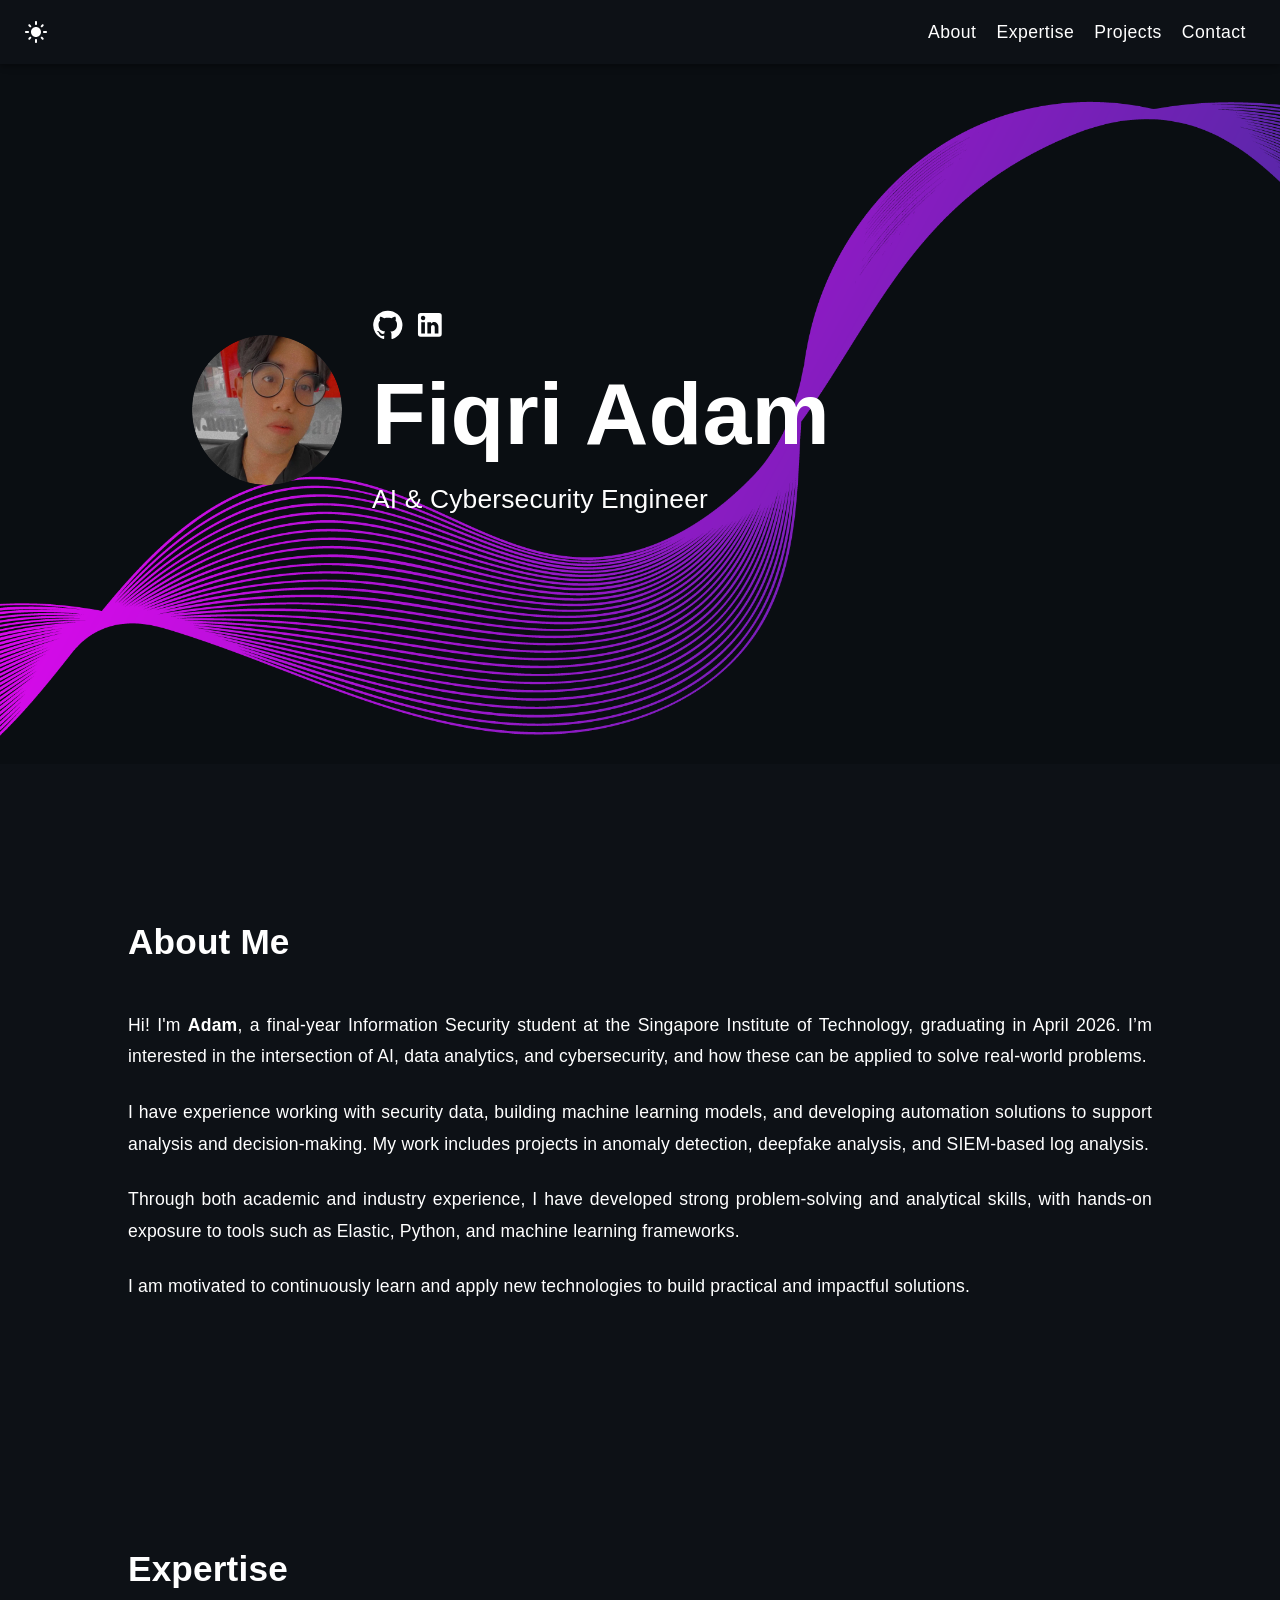
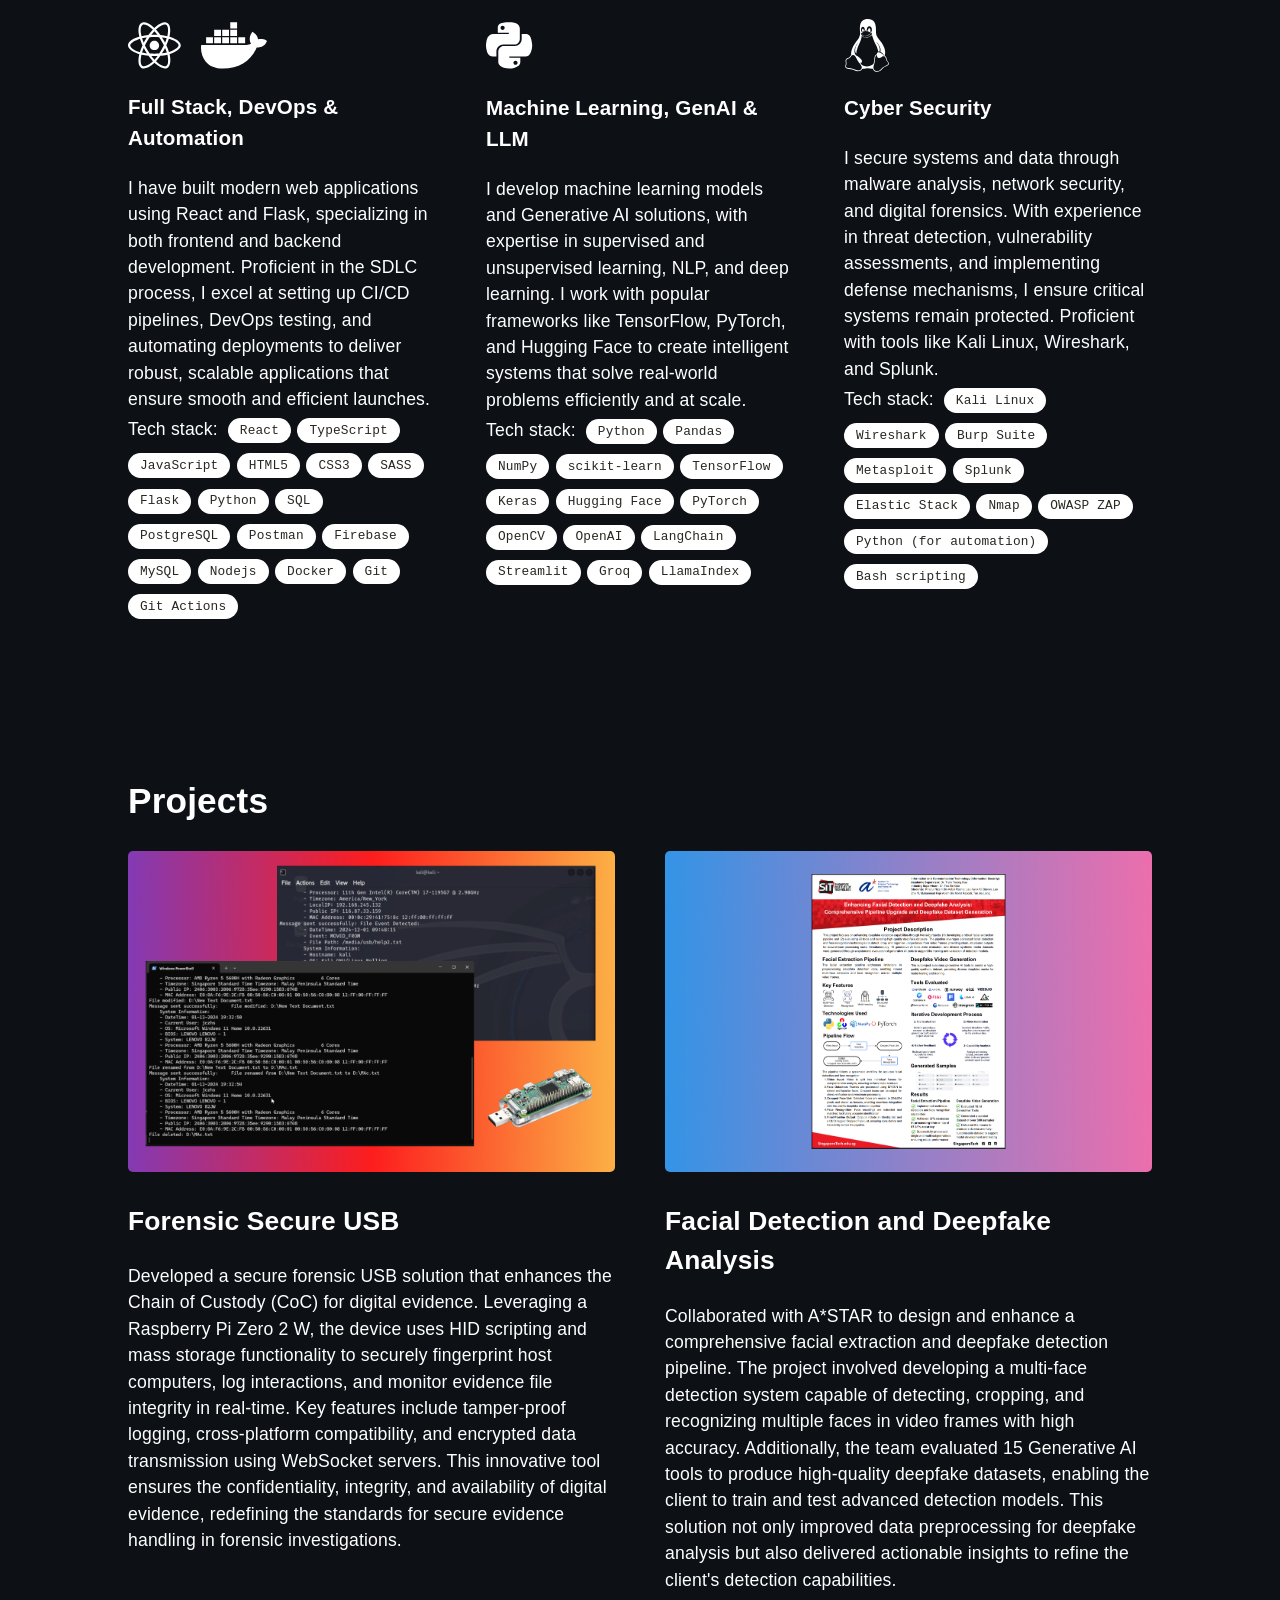
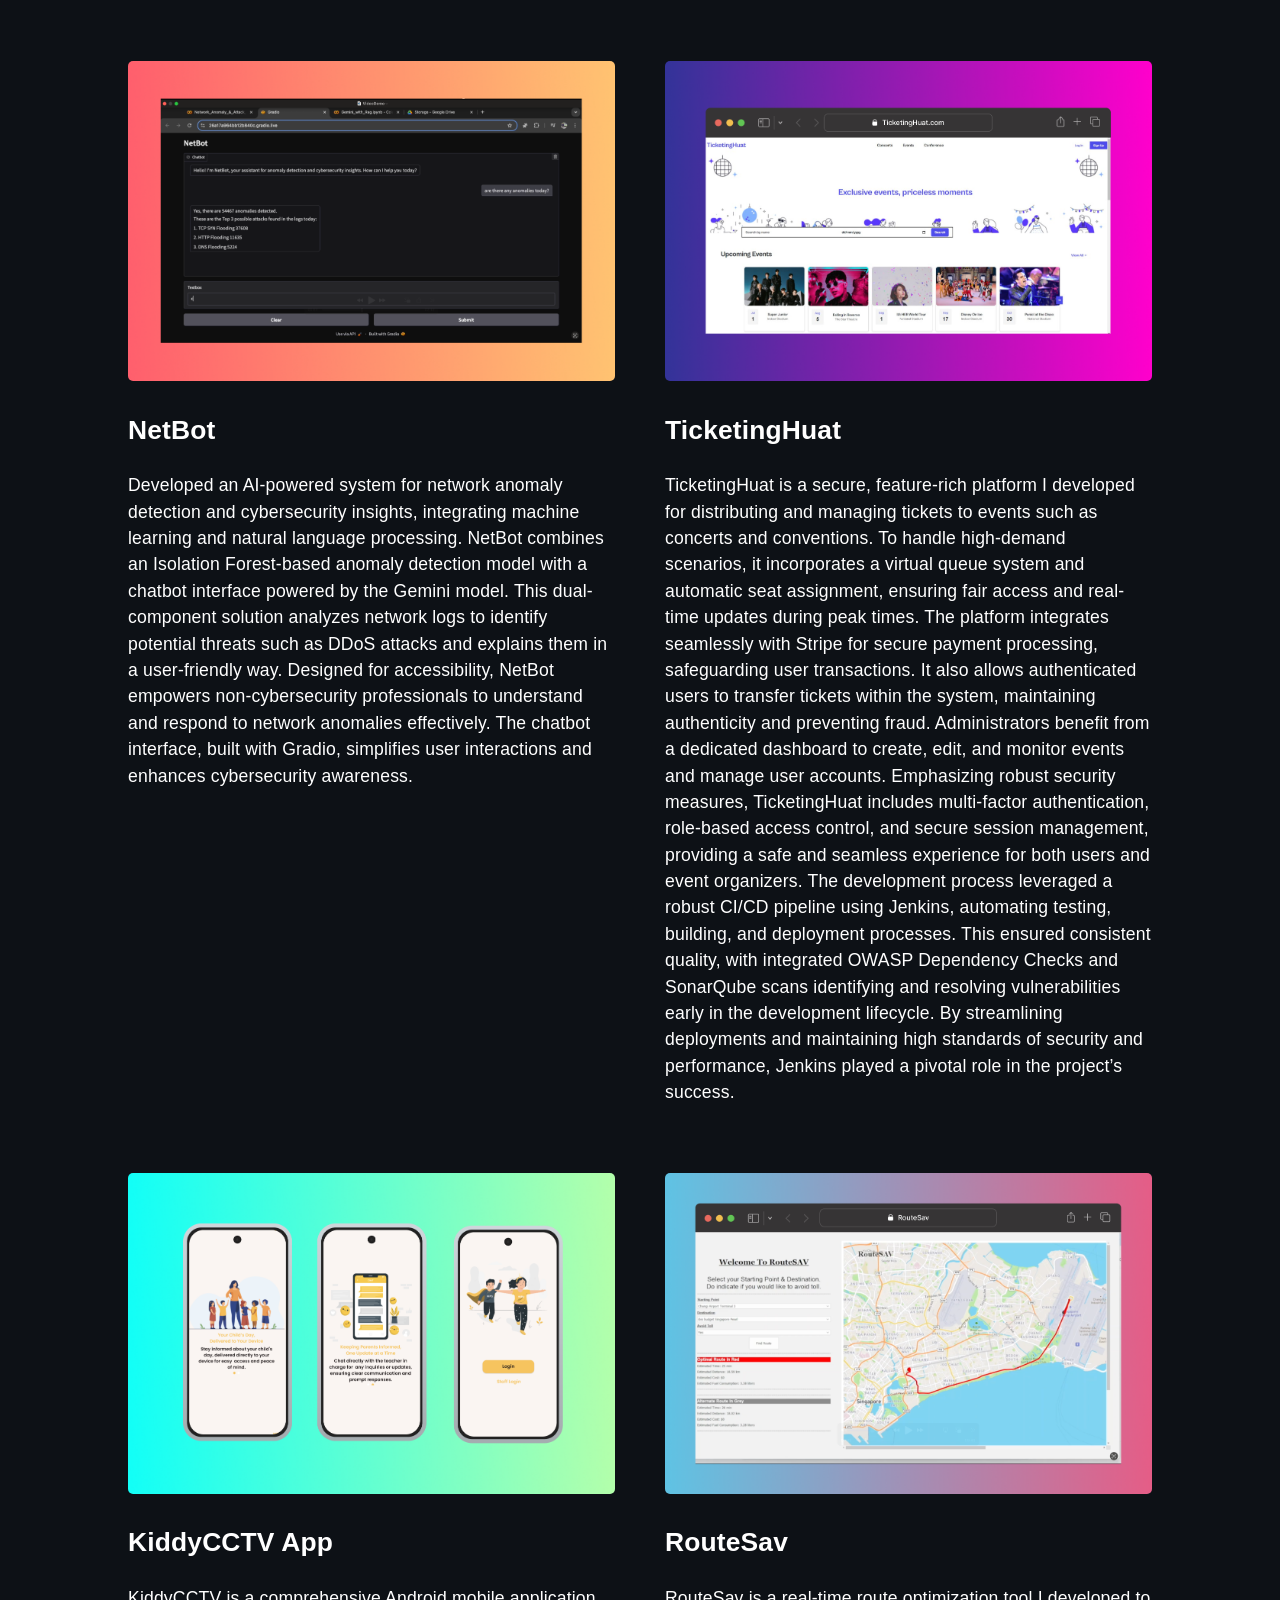
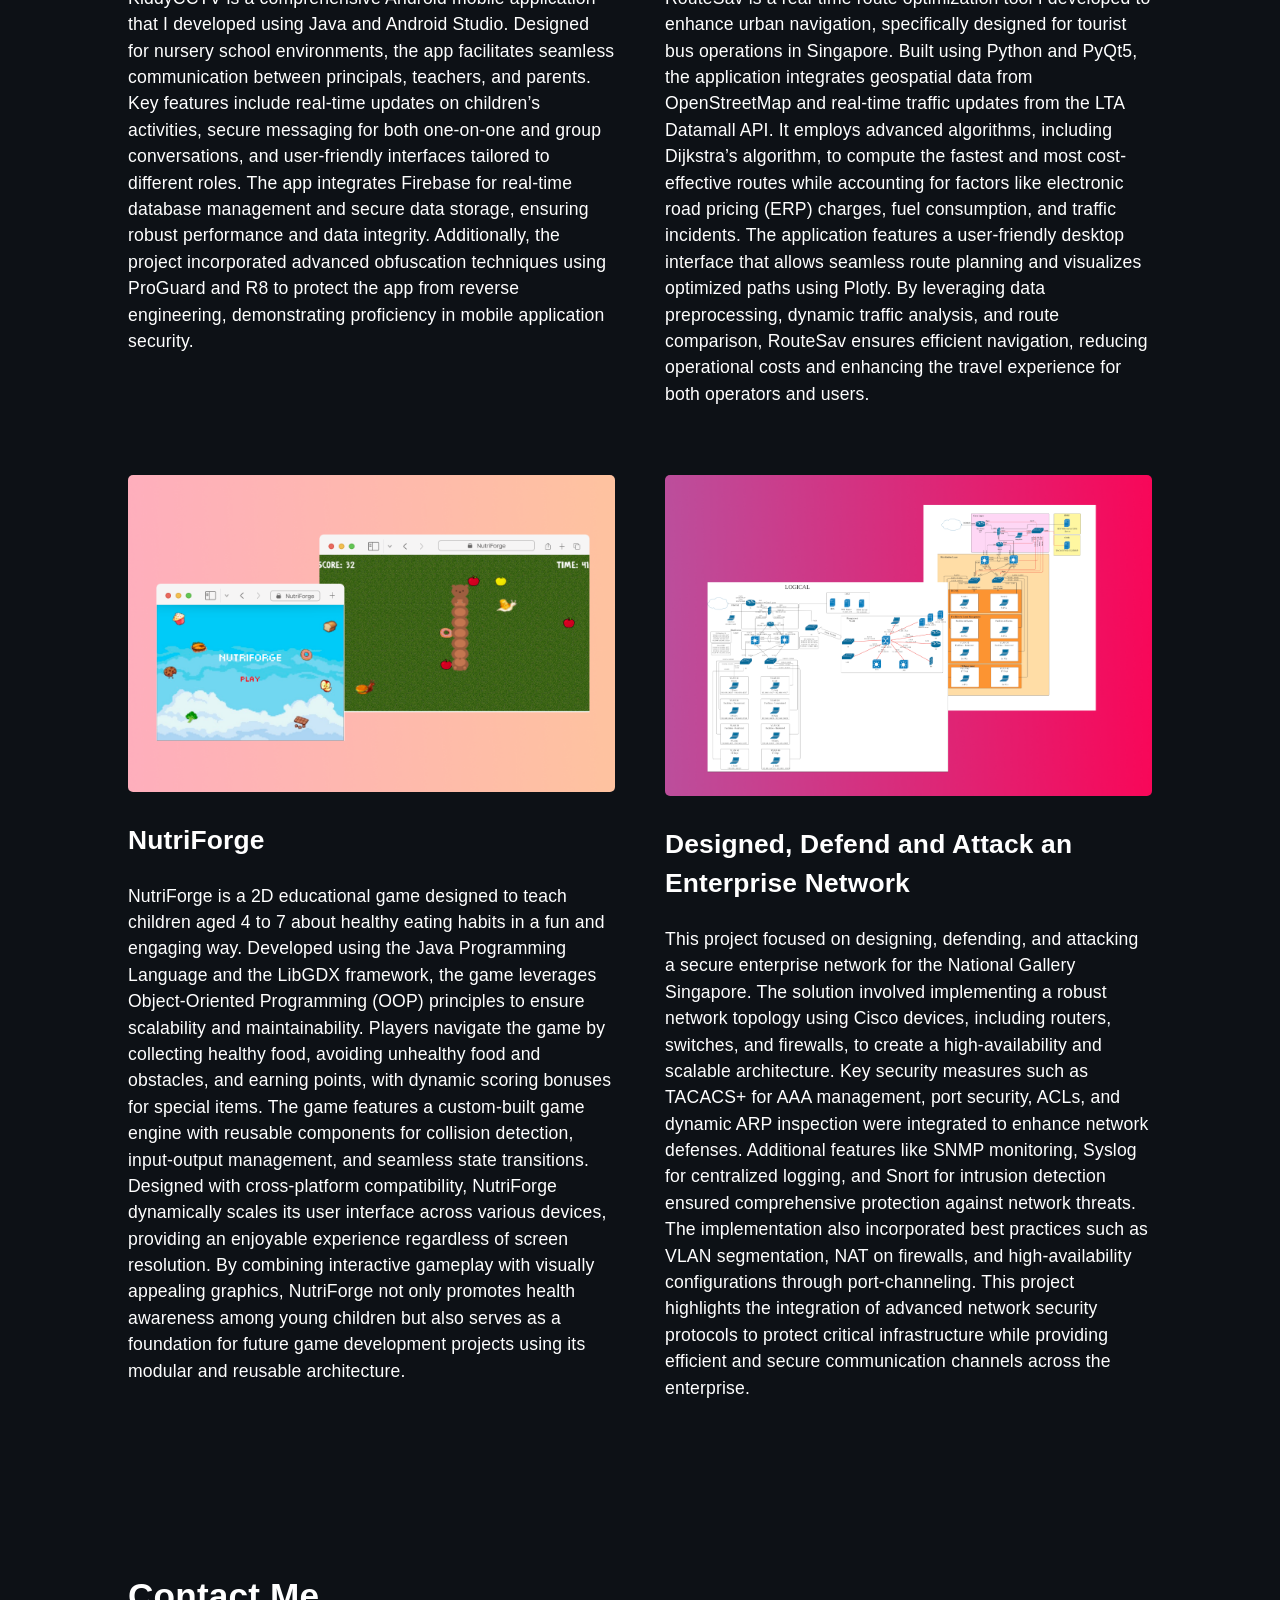
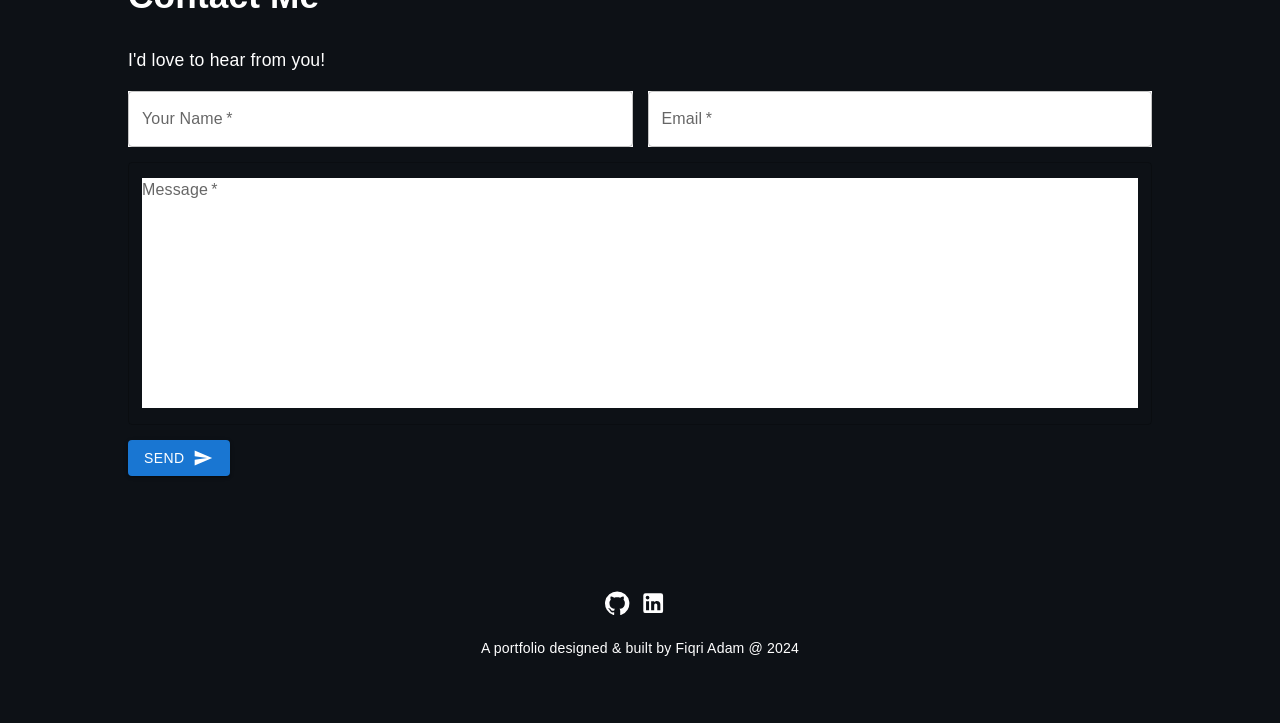
<file: index.html>
<!doctype html><html lang="en"><head><meta charset="utf-8"/><link rel="icon" href="/favicon.ico"/><meta name="viewport" content="width=device-width,initial-scale=1"/><meta name="theme-color" content="#000000"/><meta name="description" content="My personal portfolio website."/><link rel="apple-touch-icon" href="/logo192.png"/><link rel="manifest" href="/manifest.json"/><title>Fiqri Adam</title><script defer="defer" src="/static/js/main.755eadfe.js"></script><link href="/static/css/main.9e5e172f.css" rel="stylesheet"></head><body><noscript>You need to enable JavaScript to run this app.</noscript><div id="root"></div></body></html>
</file>
<file: static/css/main.9e5e172f.css>
body{-webkit-font-smoothing:antialiased;-moz-osx-font-smoothing:grayscale;font-family:-apple-system,BlinkMacSystemFont,Segoe UI,Roboto,Oxygen,Ubuntu,Cantarell,Fira Sans,Droid Sans,Helvetica Neue,sans-serif;font-size:1.1rem!important;margin:0}code{font-family:source-code-pro,Menlo,Monaco,Consolas,Courier New,monospace!important;font-size:1rem!important}.main-container{background-color:#0d1116;position:relative}a{text-decoration:none}a:hover{color:#5000ca;transition:color .15s ease-in-out,background-color .15s ease-in-out,border-color .15s ease-in-out}a,button,h1,h2,h3,h4,h5,label,p{color:#fff;font-family:Lato,sans-serif}.navigation-bar{background-color:#0d1116;justify-content:space-between}.navigation-bar button{font-family:Lato,sans-serif;font-size:1.1rem;padding:6px 10px;text-transform:none}.navigation-bar svg{cursor:pointer}.navigation-bar-responsive p,.navigation-bar-responsive span{color:#0d1116;font-family:Lato,sans-serif}.container{align-items:center;display:flex;flex-direction:column;justify-content:center;margin-top:64px;width:100%}.header-image,.header-image img{height:450px;width:100%}.header-image img{object-fit:cover}.mobile-menu-top{align-items:center;font-weight:700;gap:5px}.items-container,.mobile-menu-top{display:flex;justify-content:center}.items-container{flex-direction:column;padding:5% 10%;text-align:left}.light-mode,.light-mode .navigation-bar{background-color:#f8f9fa}.light-mode a,.light-mode button,.light-mode h1,.light-mode h2,.light-mode h3,.light-mode h4,.light-mode h5,.light-mode label,.light-mode p{color:#0d1116}.light-mode a:hover{color:#5000ca;transition:color .15s ease-in-out,background-color .15s ease-in-out,border-color .15s ease-in-out}.light-mode .navigation-bar svg{color:#0d1116}.light-mode .about-section{background-image:url(/static/media/bg-light.bac0efb485244a522981.png)}.light-mode .skills-container svg{color:#0d1116}.light-mode .chip{box-shadow:0 3px 1px -2px #0003,0 2px 2px 0 #00000024,0 1px 5px 0 #0000001f}.light-mode .chip,.light-mode .vertical-timeline:before{background-color:#00000014}.light-mode .vertical-timeline--animate .vertical-timeline-element-content.bounce-in{box-shadow:0 3px 1px -2px #0003,0 2px 2px 0 #00000024,0 1px 5px 0 #0000001f}.light-mode .vertical-timeline--two-columns .vertical-timeline-element-content .vertical-timeline-element-date{color:gray}.light-mode .vertical-timeline-element-content-arrow{border-right:7px solid #00000014!important}.light-mode .flex-chips .chip-title{color:#0d1116}@media screen and (max-width:768px){.items-container{padding:5%}}footer{padding-bottom:50px;padding-top:50px;text-align:center}footer svg{height:1.1em!important;margin-right:10px;width:1.1em!important}footer p{font-size:.8em}.dark-mode .about-section{background-color:#0003}.about-section{align-items:center;background-attachment:fixed;background-image:url(/static/media/bg-dark.f420c6b8458af72de935.png);background-position:50%;background-repeat:no-repeat;background-size:cover;display:flex;gap:30px;justify-content:flex-start;min-height:700px;padding:0 15%;width:100%}.about-section .content{text-align:left;z-index:2}.about-section .content .social_icons{color:#fff;display:flex;flex-direction:row;gap:10px}.about-section .content .social_icons svg{font-size:1.8em}.about-section .content .mobile_social_icons{display:none}.about-section .content p{font-size:1.5em;margin-block-end:0;margin-block-start:0}.about-section .content h1{font-size:5em;margin-block-end:0;margin-block-start:0}.about-section .image-wrapper{z-index:2}.about-section .image-wrapper img{border-radius:50%;width:150px}.about p{padding-bottom:30%;padding-top:30%;text-align:center}@media screen and (max-width:567px){.nav-left{float:left;padding-top:20px}.nav-left img{height:35px}.nav-right{float:right}.nav-right li{color:#fff;font-size:13px;list-style:none;padding:10px 15px;width:10%}.nav-right ul{list-style-type:none;margin:0;padding:0}body{width:100%}.about{font-size:12px;padding-left:5%;padding-right:5%}}@media screen and (max-width:768px){.about-section h1{font-size:4em!important;text-align:left}.about-section p{text-align:left}.container{display:inline;display:initial}.social_icons{display:none!important}.mobile_social_icons{color:#fff;display:flex!important;flex-direction:row;gap:10px;padding-top:10px}.mobile_social_icons svg{font-size:1.8em}.about-section{display:block;padding-left:0;padding-right:0;padding-top:150px}.about-section .content{padding-bottom:5%;padding-left:5%;padding-right:5%;width:90%}.about-section .image-wrapper{padding-left:5%;width:100%}}.about-container{display:flex;flex-direction:column;padding:5% 10%;text-align:left}.about-container svg{color:#fff}.about-container .about-grid{grid-gap:50px;display:flex;grid-template-columns:repeat(3,1fr)}.about-container .about-grid .about-content{align-items:center;text-align:justify}.about-container .about-grid .about-content p{line-height:1.8;margin-bottom:1.5rem;text-align:justify}@media screen and (max-width:768px){.skills-container{display:block;padding-left:5%;padding-right:5%}.about-container .about-grid{display:inline;display:initial}.about-container .about-grid .about{padding-bottom:5%}}.skills-container{display:flex;flex-direction:column;padding:5% 10%;text-align:left}.skills-container svg{color:#fff}.icon-container{display:flex;gap:20px;justify-content:left;margin-bottom:10px}.icon-container svg{color:#fff}.skills-container .skills-grid{grid-gap:50px;align-items:start;display:grid;grid-template-columns:repeat(3,1fr)}.skills-container .skills-grid .skill{align-items:center;min-height:350px;text-align:left}.skills-container .skills-grid .skill p{line-height:1.5;margin:0;padding:0}.chip{background-color:#fff!important;color:#272822!important;font-size:.8rem!important;height:25px!important}.chip span{color:#272822;font-family:Courier Prime,monospace}.chip svg{height:15px!important}.flex-chips{line-height:2;margin:.5}.flex-chips .chip-title{color:#fff;padding-right:10px}.flex-chips .MuiChip-root{margin-right:.5em}.flex-chips .MuiChip-outlined{background-color:#e0e0e0;font-family:source-code-pro,Menlo,Monaco,Consolas,Courier New,monospace}.flex-chips .MuiChip-outlined span{color:#272822}@media screen and (max-width:768px){.skills-container{display:block;padding-left:5%;padding-right:5%}.skills-container .skills-grid{display:inline;display:initial}.skills-container .skills-grid .skill{padding-bottom:5%}}@media screen and (max-width:567px){.skills{font-size:12px}}.projects-container{display:flex;flex-direction:column;padding:5% 10%;text-align:left}.projects-container .projects-grid{grid-gap:50px;display:grid;grid-template-columns:repeat(2,1fr)}.projects-container .projects-grid .project{text-align:left}.project h2:hover{text-decoration:underline;transition:color .15s ease-in-out,background-color .15s ease-in-out,border-color .15s ease-in-out}.zoom{border-radius:5px;margin:0 auto;transition:transform .2s}.zoom:hover{transform:scale(1.05)}@media screen and (max-width:700px){.projects-container{display:block;padding-left:5%;padding-right:5%}.projects-container .projects-grid{display:block}.projects-container .projects-grid .project{padding-bottom:5%}}.contact_wrapper svg{font-size:1em;margin-right:5px;vertical-align:middle}.contact-form input,.contact-form textarea{background-color:#fff;color:#000}.contact-form input[data-theme=dark],.contact-form textarea[data-theme=dark]{background-color:#121212;border:2px solid #fff;color:#fff}.contact-form input:focus,.contact-form textarea:focus{outline:1px solid #000}label{font-family:DomaineDispNar-Medium,sans-serif;font-size:1.2rem}.form-flex{display:flex;gap:15px;padding-bottom:15px}.form-flex .MuiFormControl-root{width:100%}.body-form,form{width:100%!important}.body-form{margin-bottom:15px!important}
/*# sourceMappingURL=main.9e5e172f.css.map*/
</file>
